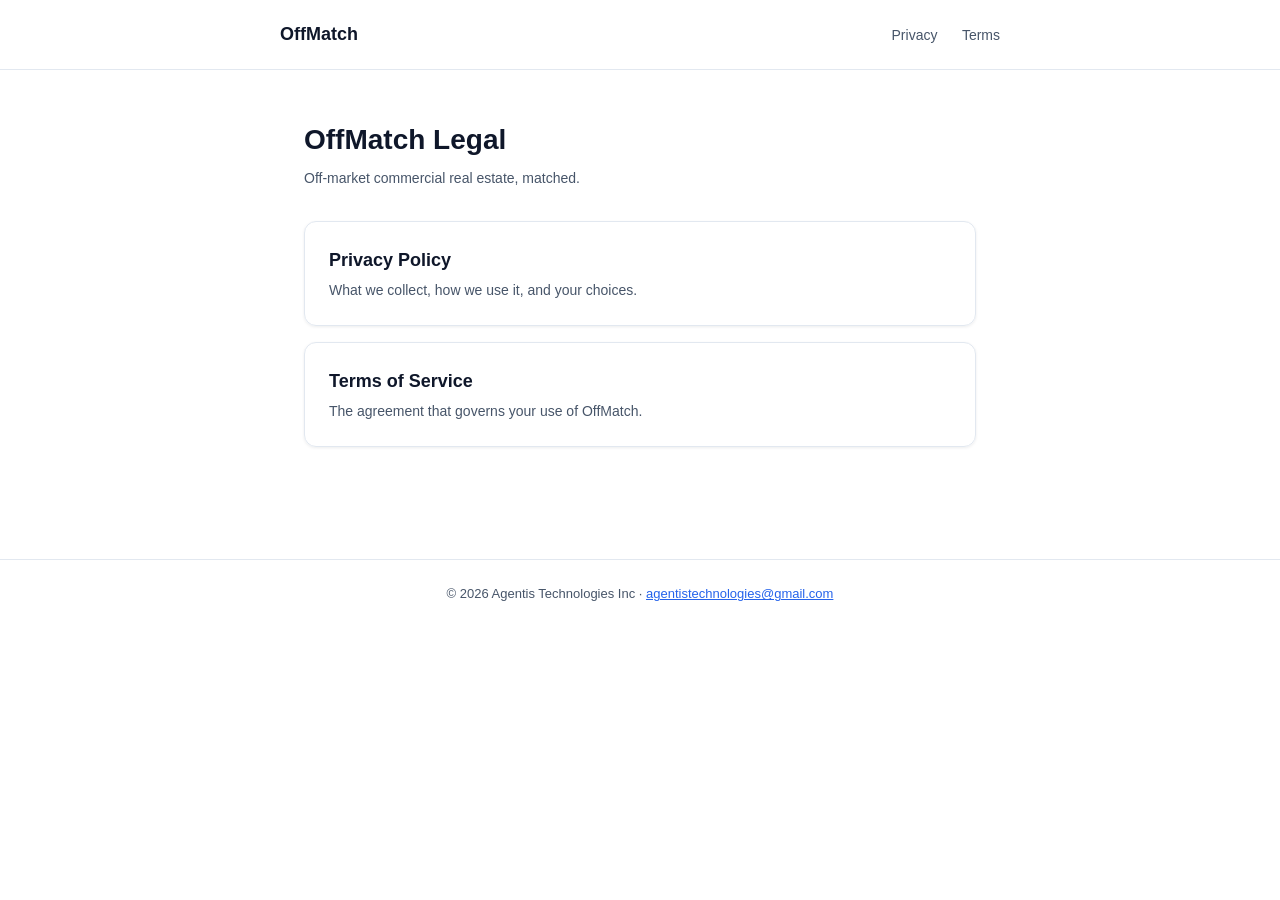
<file: index.html>
<!DOCTYPE html>
<html lang="en">
  <head>
    <meta charset="utf-8" />
    <meta name="viewport" content="width=device-width, initial-scale=1" />
    <title>OffMatch — Legal</title>
    <meta
      name="description"
      content="Privacy Policy and Terms of Service for OffMatch, the off-market commercial real estate matching app."
    />
    <link rel="stylesheet" href="style.css" />
  </head>
  <body>
    <header class="site">
      <div class="inner">
        <a class="brand" href="index.html">OffMatch</a>
        <nav>
          <a href="privacy.html">Privacy</a>
          <a href="terms.html">Terms</a>
        </nav>
      </div>
    </header>

    <main class="wrap">
      <h1>OffMatch Legal</h1>
      <p class="updated">Off-market commercial real estate, matched.</p>

      <a class="card" href="privacy.html">
        <div class="t">Privacy Policy</div>
        <div class="d">What we collect, how we use it, and your choices.</div>
      </a>

      <a class="card" href="terms.html">
        <div class="t">Terms of Service</div>
        <div class="d">The agreement that governs your use of OffMatch.</div>
      </a>
    </main>

    <footer class="site">
      &copy; 2026 Agentis Technologies Inc &middot;
      <a href="mailto:agentistechnologies@gmail.com">agentistechnologies@gmail.com</a>
    </footer>
  </body>
</html>
</file>
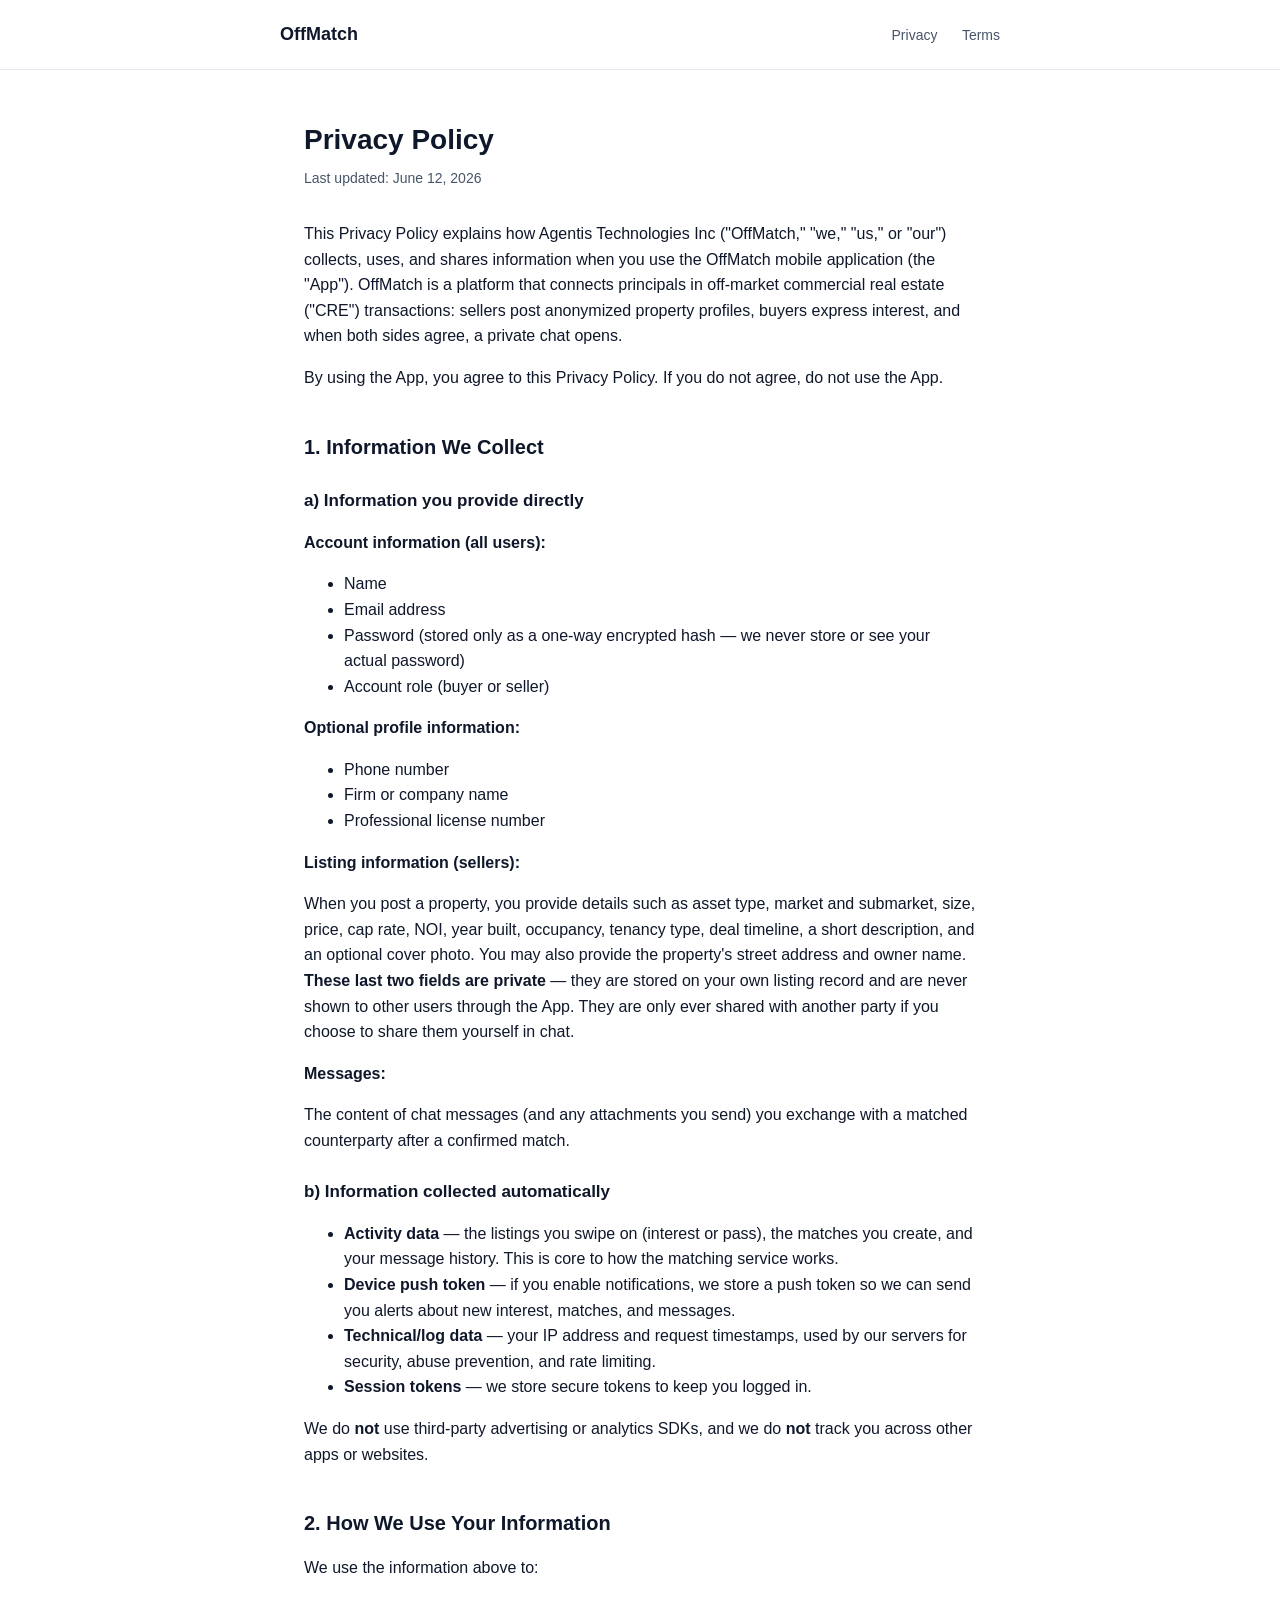
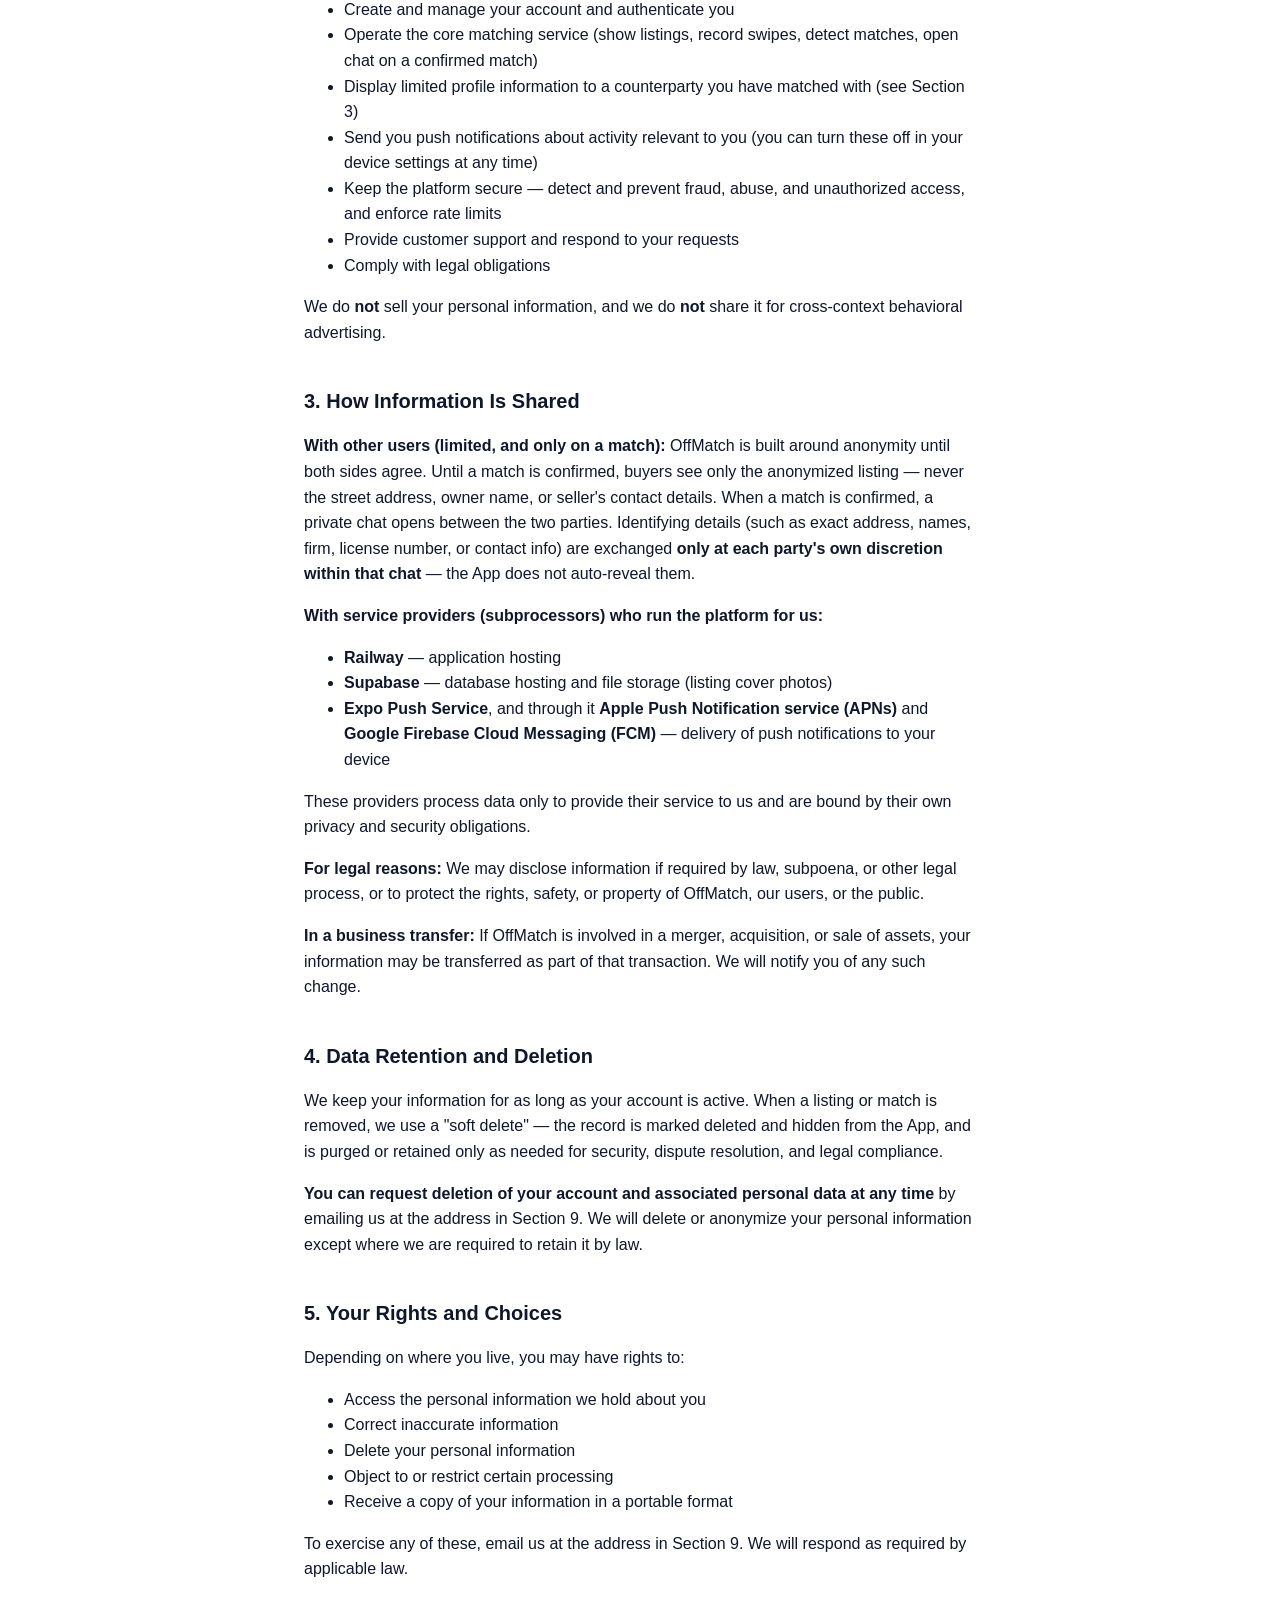
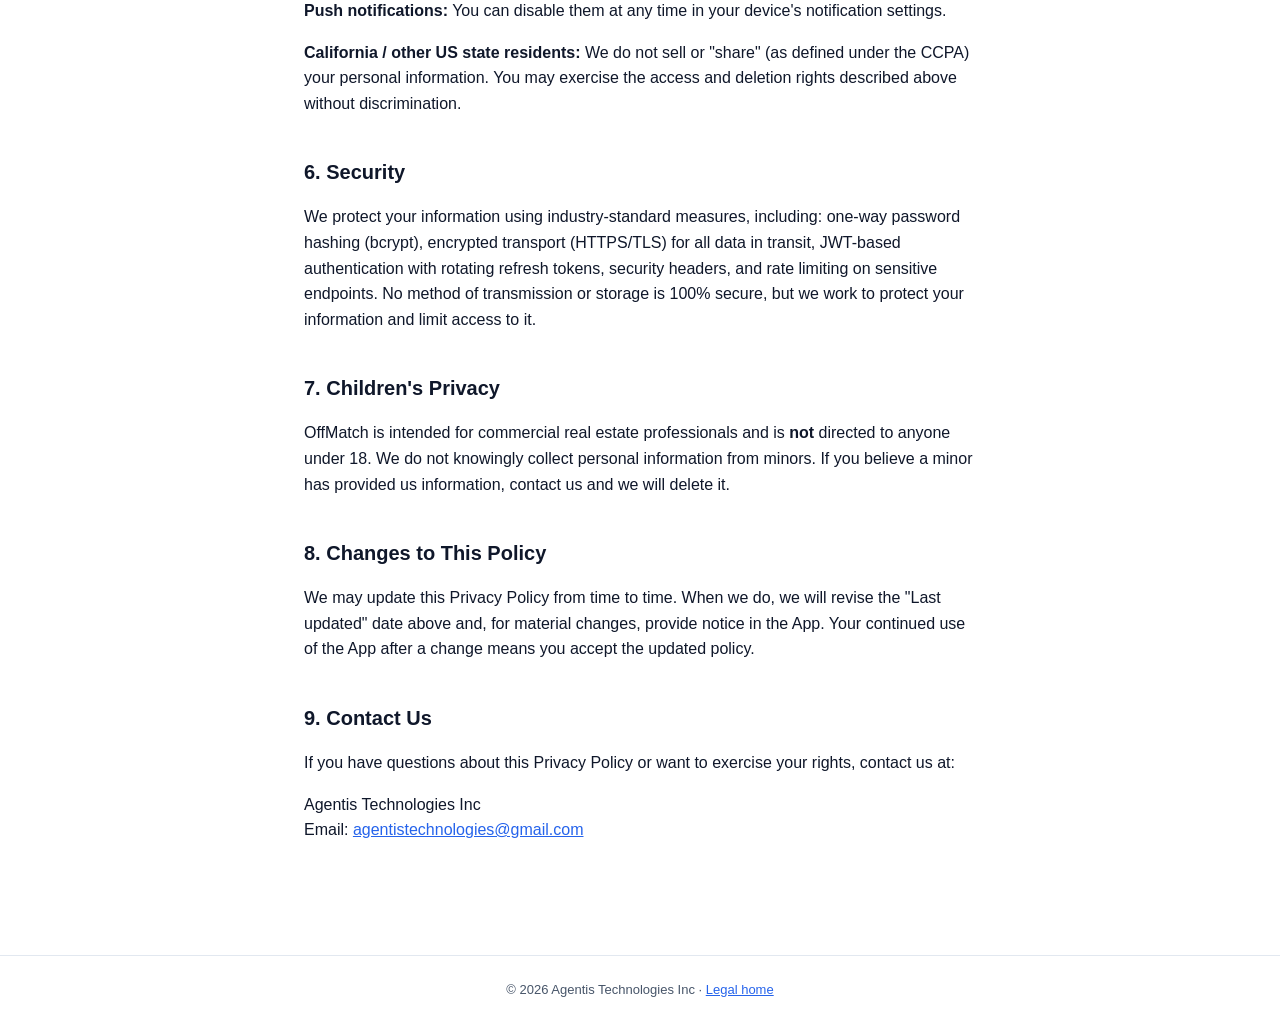
<file: privacy.html>
<!DOCTYPE html>
<html lang="en">
  <head>
    <meta charset="utf-8" />
    <meta name="viewport" content="width=device-width, initial-scale=1" />
    <title>Privacy Policy — OffMatch</title>
    <meta name="description" content="OffMatch Privacy Policy." />
    <link rel="stylesheet" href="style.css" />
  </head>
  <body>
    <header class="site">
      <div class="inner">
        <a class="brand" href="index.html">OffMatch</a>
        <nav>
          <a href="privacy.html">Privacy</a>
          <a href="terms.html">Terms</a>
        </nav>
      </div>
    </header>

    <main class="wrap">
      <h1>Privacy Policy</h1>
      <p class="updated">Last updated: June 12, 2026</p>

      <p>
        This Privacy Policy explains how Agentis Technologies Inc ("OffMatch,"
        "we," "us," or "our") collects, uses, and shares information when you use
        the OffMatch mobile application (the "App"). OffMatch is a platform that
        connects principals in off-market commercial real estate ("CRE")
        transactions: sellers post anonymized property profiles, buyers express
        interest, and when both sides agree, a private chat opens.
      </p>
      <p>
        By using the App, you agree to this Privacy Policy. If you do not agree,
        do not use the App.
      </p>

      <h2>1. Information We Collect</h2>

      <h3>a) Information you provide directly</h3>
      <p><strong>Account information (all users):</strong></p>
      <ul>
        <li>Name</li>
        <li>Email address</li>
        <li>
          Password (stored only as a one-way encrypted hash — we never store or
          see your actual password)
        </li>
        <li>Account role (buyer or seller)</li>
      </ul>
      <p><strong>Optional profile information:</strong></p>
      <ul>
        <li>Phone number</li>
        <li>Firm or company name</li>
        <li>Professional license number</li>
      </ul>
      <p><strong>Listing information (sellers):</strong></p>
      <p>
        When you post a property, you provide details such as asset type, market
        and submarket, size, price, cap rate, NOI, year built, occupancy,
        tenancy type, deal timeline, a short description, and an optional cover
        photo. You may also provide the property's street address and owner name.
        <strong>These last two fields are private</strong> — they are stored on
        your own listing record and are never shown to other users through the
        App. They are only ever shared with another party if you choose to share
        them yourself in chat.
      </p>
      <p><strong>Messages:</strong></p>
      <p>
        The content of chat messages (and any attachments you send) you exchange
        with a matched counterparty after a confirmed match.
      </p>

      <h3>b) Information collected automatically</h3>
      <ul>
        <li>
          <strong>Activity data</strong> — the listings you swipe on (interest or
          pass), the matches you create, and your message history. This is core
          to how the matching service works.
        </li>
        <li>
          <strong>Device push token</strong> — if you enable notifications, we
          store a push token so we can send you alerts about new interest,
          matches, and messages.
        </li>
        <li>
          <strong>Technical/log data</strong> — your IP address and request
          timestamps, used by our servers for security, abuse prevention, and
          rate limiting.
        </li>
        <li>
          <strong>Session tokens</strong> — we store secure tokens to keep you
          logged in.
        </li>
      </ul>
      <p>
        We do <strong>not</strong> use third-party advertising or analytics SDKs,
        and we do <strong>not</strong> track you across other apps or websites.
      </p>

      <h2>2. How We Use Your Information</h2>
      <p>We use the information above to:</p>
      <ul>
        <li>Create and manage your account and authenticate you</li>
        <li>
          Operate the core matching service (show listings, record swipes, detect
          matches, open chat on a confirmed match)
        </li>
        <li>
          Display limited profile information to a counterparty you have matched
          with (see Section 3)
        </li>
        <li>
          Send you push notifications about activity relevant to you (you can turn
          these off in your device settings at any time)
        </li>
        <li>
          Keep the platform secure — detect and prevent fraud, abuse, and
          unauthorized access, and enforce rate limits
        </li>
        <li>Provide customer support and respond to your requests</li>
        <li>Comply with legal obligations</li>
      </ul>
      <p>
        We do <strong>not</strong> sell your personal information, and we do
        <strong>not</strong> share it for cross-context behavioral advertising.
      </p>

      <h2>3. How Information Is Shared</h2>
      <p>
        <strong>With other users (limited, and only on a match):</strong>
        OffMatch is built around anonymity until both sides agree. Until a match
        is confirmed, buyers see only the anonymized listing — never the street
        address, owner name, or seller's contact details. When a match is
        confirmed, a private chat opens between the two parties. Identifying
        details (such as exact address, names, firm, license number, or contact
        info) are exchanged <strong>only at each party's own discretion within
        that chat</strong> — the App does not auto-reveal them.
      </p>
      <p>
        <strong>With service providers (subprocessors) who run the platform for
        us:</strong>
      </p>
      <ul>
        <li><strong>Railway</strong> — application hosting</li>
        <li>
          <strong>Supabase</strong> — database hosting and file storage (listing
          cover photos)
        </li>
        <li>
          <strong>Expo Push Service</strong>, and through it
          <strong>Apple Push Notification service (APNs)</strong> and
          <strong>Google Firebase Cloud Messaging (FCM)</strong> — delivery of
          push notifications to your device
        </li>
      </ul>
      <p>
        These providers process data only to provide their service to us and are
        bound by their own privacy and security obligations.
      </p>
      <p>
        <strong>For legal reasons:</strong> We may disclose information if required
        by law, subpoena, or other legal process, or to protect the rights,
        safety, or property of OffMatch, our users, or the public.
      </p>
      <p>
        <strong>In a business transfer:</strong> If OffMatch is involved in a
        merger, acquisition, or sale of assets, your information may be transferred
        as part of that transaction. We will notify you of any such change.
      </p>

      <h2>4. Data Retention and Deletion</h2>
      <p>
        We keep your information for as long as your account is active. When a
        listing or match is removed, we use a "soft delete" — the record is marked
        deleted and hidden from the App, and is purged or retained only as needed
        for security, dispute resolution, and legal compliance.
      </p>
      <p>
        <strong>You can request deletion of your account and associated personal
        data at any time</strong> by emailing us at the address in Section 9. We
        will delete or anonymize your personal information except where we are
        required to retain it by law.
      </p>

      <h2>5. Your Rights and Choices</h2>
      <p>Depending on where you live, you may have rights to:</p>
      <ul>
        <li>Access the personal information we hold about you</li>
        <li>Correct inaccurate information</li>
        <li>Delete your personal information</li>
        <li>Object to or restrict certain processing</li>
        <li>Receive a copy of your information in a portable format</li>
      </ul>
      <p>
        To exercise any of these, email us at the address in Section 9. We will
        respond as required by applicable law.
      </p>
      <p>
        <strong>Push notifications:</strong> You can disable them at any time in
        your device's notification settings.
      </p>
      <p>
        <strong>California / other US state residents:</strong> We do not sell or
        "share" (as defined under the CCPA) your personal information. You may
        exercise the access and deletion rights described above without
        discrimination.
      </p>

      <h2>6. Security</h2>
      <p>
        We protect your information using industry-standard measures, including:
        one-way password hashing (bcrypt), encrypted transport (HTTPS/TLS) for all
        data in transit, JWT-based authentication with rotating refresh tokens,
        security headers, and rate limiting on sensitive endpoints. No method of
        transmission or storage is 100% secure, but we work to protect your
        information and limit access to it.
      </p>

      <h2>7. Children's Privacy</h2>
      <p>
        OffMatch is intended for commercial real estate professionals and is
        <strong>not</strong> directed to anyone under 18. We do not knowingly
        collect personal information from minors. If you believe a minor has
        provided us information, contact us and we will delete it.
      </p>

      <h2>8. Changes to This Policy</h2>
      <p>
        We may update this Privacy Policy from time to time. When we do, we will
        revise the "Last updated" date above and, for material changes, provide
        notice in the App. Your continued use of the App after a change means you
        accept the updated policy.
      </p>

      <h2>9. Contact Us</h2>
      <p>
        If you have questions about this Privacy Policy or want to exercise your
        rights, contact us at:
      </p>
      <p>
        Agentis Technologies Inc<br />
        Email:
        <a href="mailto:agentistechnologies@gmail.com"
          >agentistechnologies@gmail.com</a
        >
      </p>
    </main>

    <footer class="site">
      &copy; 2026 Agentis Technologies Inc &middot;
      <a href="index.html">Legal home</a>
    </footer>
  </body>
</html>
</file>
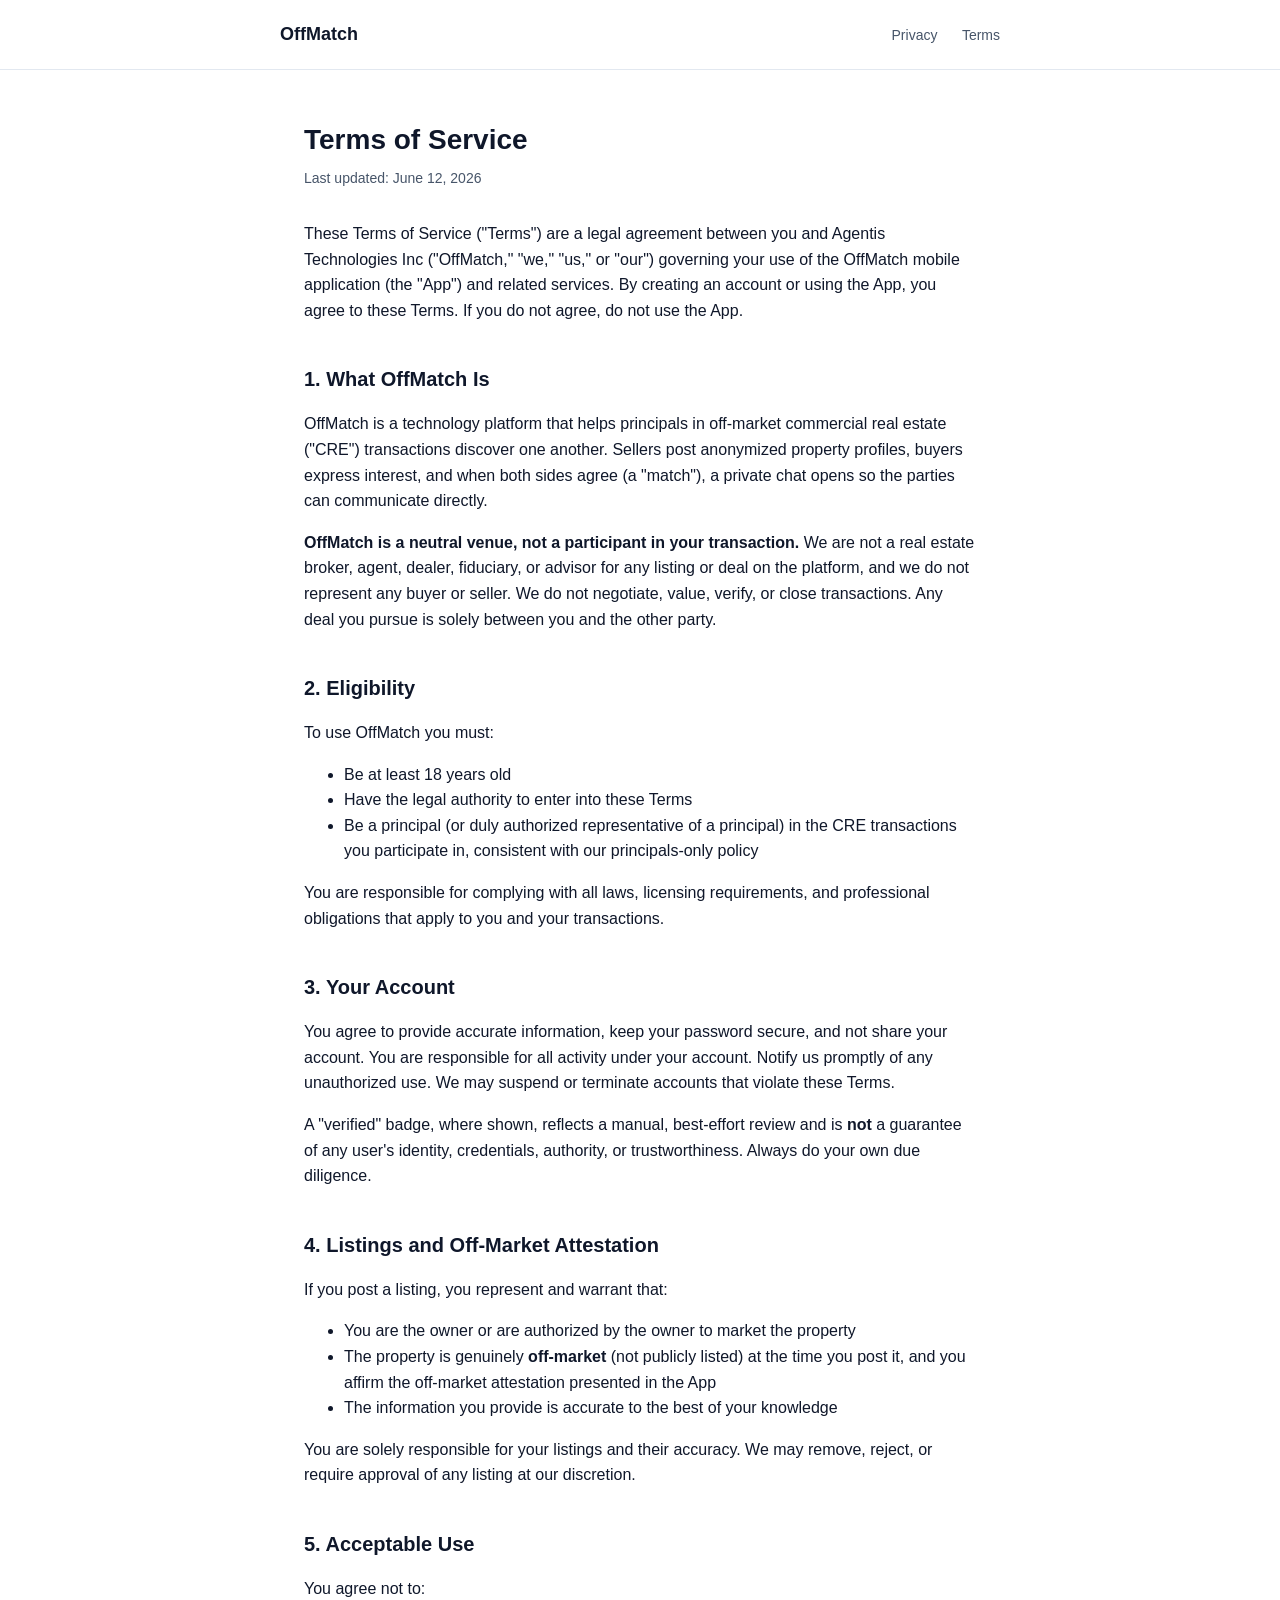
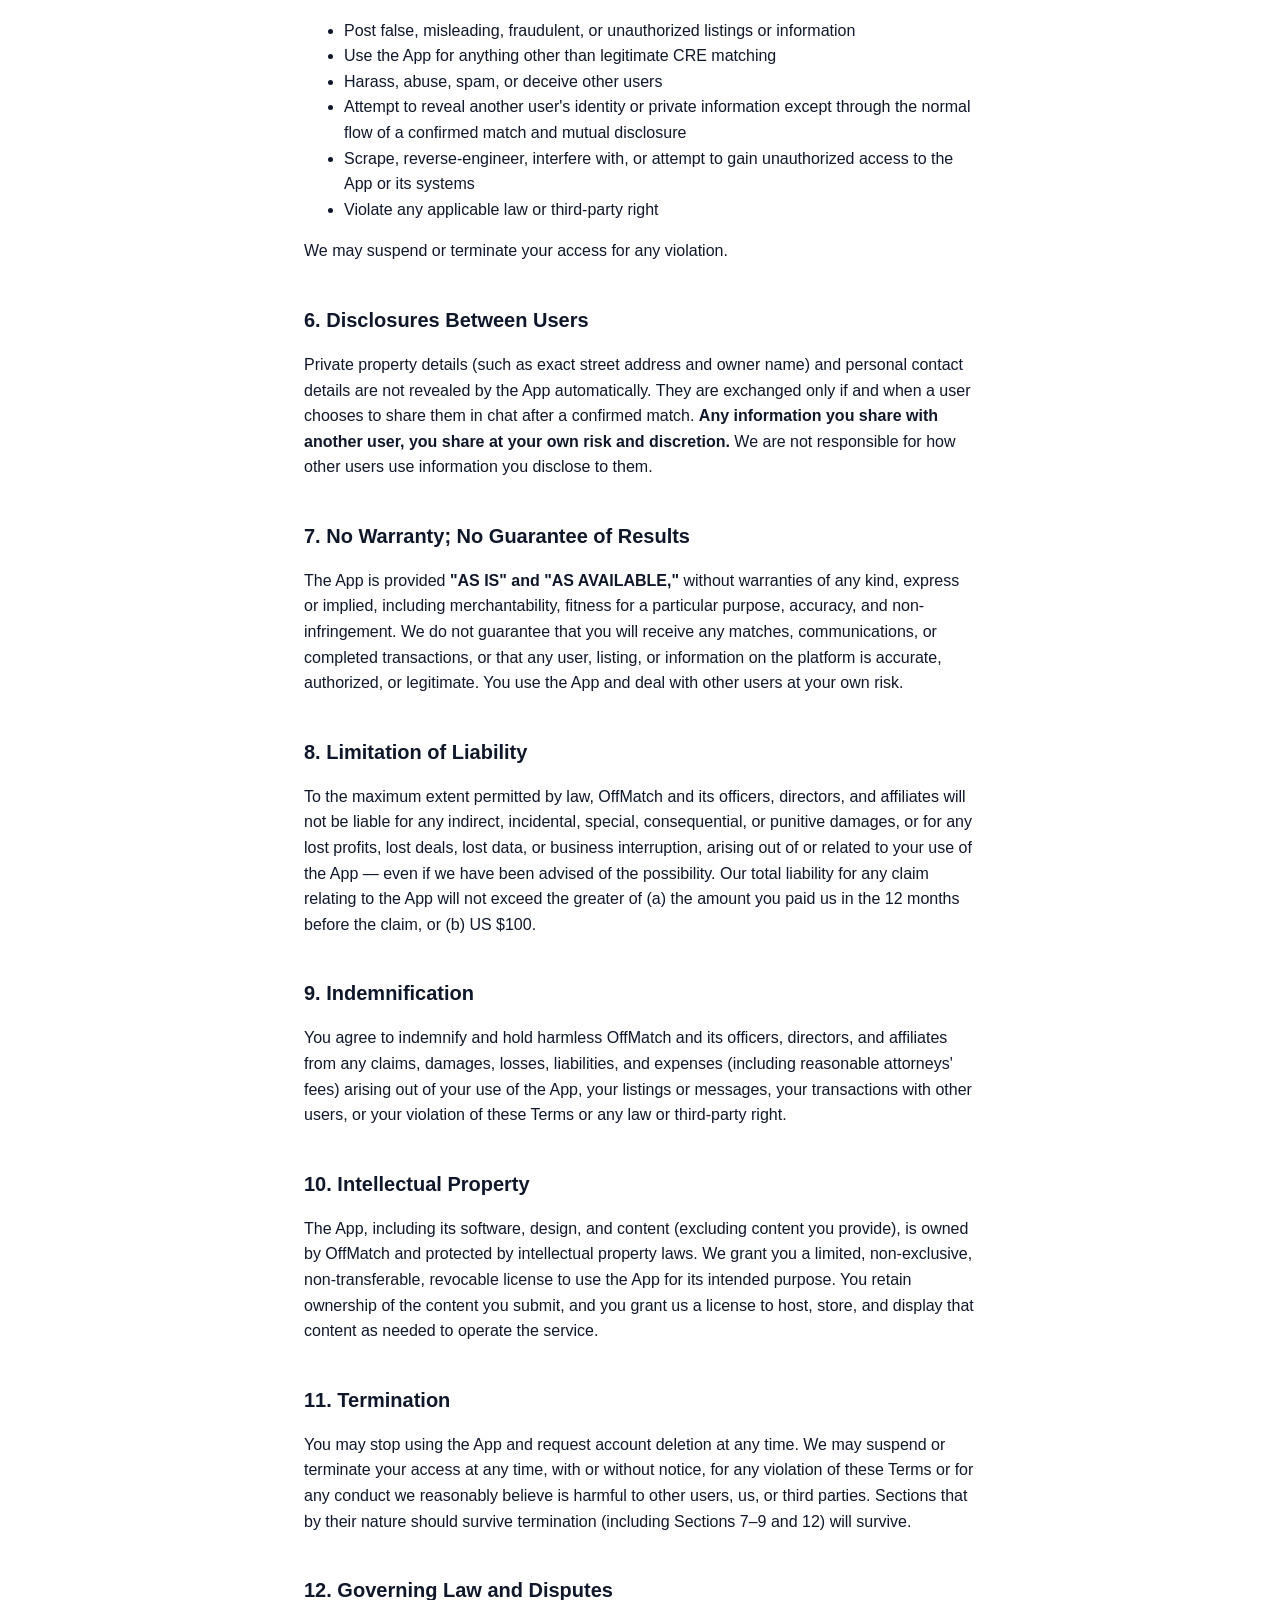
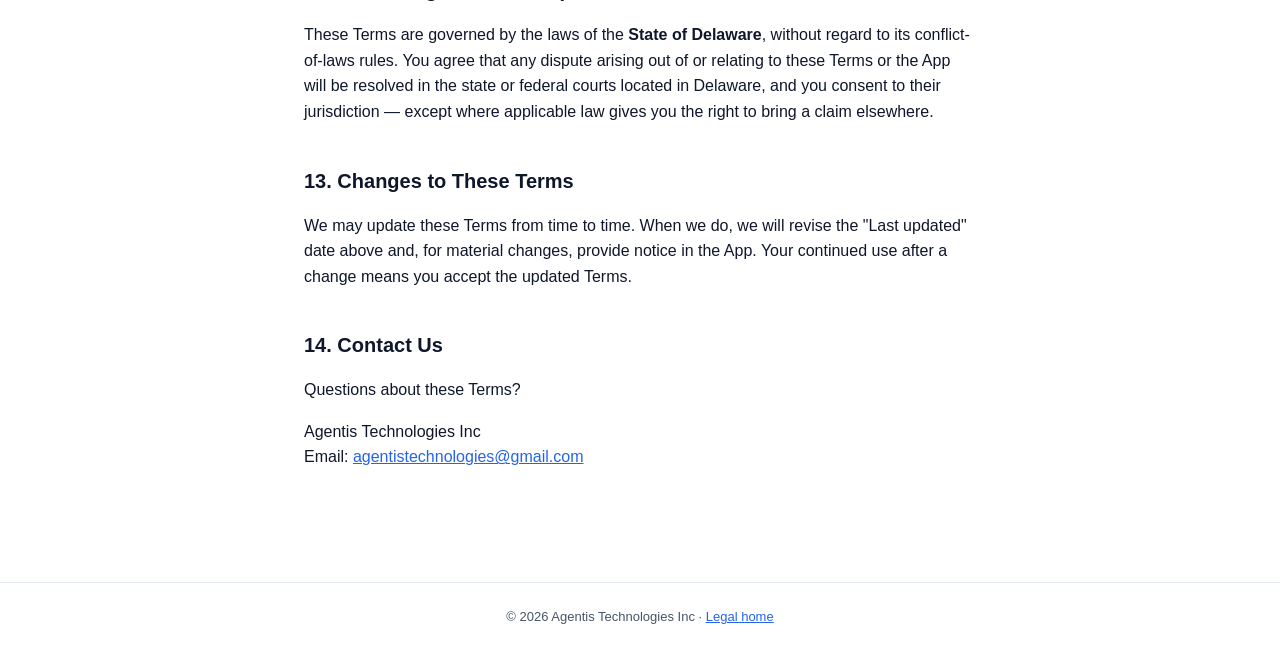
<file: terms.html>
<!DOCTYPE html>
<html lang="en">
  <head>
    <meta charset="utf-8" />
    <meta name="viewport" content="width=device-width, initial-scale=1" />
    <title>Terms of Service — OffMatch</title>
    <meta name="description" content="OffMatch Terms of Service." />
    <link rel="stylesheet" href="style.css" />
  </head>
  <body>
    <header class="site">
      <div class="inner">
        <a class="brand" href="index.html">OffMatch</a>
        <nav>
          <a href="privacy.html">Privacy</a>
          <a href="terms.html">Terms</a>
        </nav>
      </div>
    </header>

    <main class="wrap">
      <h1>Terms of Service</h1>
      <p class="updated">Last updated: June 12, 2026</p>

      <p>
        These Terms of Service ("Terms") are a legal agreement between you and
        Agentis Technologies Inc ("OffMatch," "we," "us," or "our") governing your
        use of the OffMatch mobile application (the "App") and related services. By
        creating an account or using the App, you agree to these Terms. If you do
        not agree, do not use the App.
      </p>

      <h2>1. What OffMatch Is</h2>
      <p>
        OffMatch is a technology platform that helps principals in off-market
        commercial real estate ("CRE") transactions discover one another. Sellers
        post anonymized property profiles, buyers express interest, and when both
        sides agree (a "match"), a private chat opens so the parties can
        communicate directly.
      </p>
      <p>
        <strong>OffMatch is a neutral venue, not a participant in your
        transaction.</strong> We are not a real estate broker, agent, dealer,
        fiduciary, or advisor for any listing or deal on the platform, and we do
        not represent any buyer or seller. We do not negotiate, value, verify, or
        close transactions. Any deal you pursue is solely between you and the other
        party.
      </p>

      <h2>2. Eligibility</h2>
      <p>To use OffMatch you must:</p>
      <ul>
        <li>Be at least 18 years old</li>
        <li>Have the legal authority to enter into these Terms</li>
        <li>
          Be a principal (or duly authorized representative of a principal) in the
          CRE transactions you participate in, consistent with our principals-only
          policy
        </li>
      </ul>
      <p>
        You are responsible for complying with all laws, licensing requirements,
        and professional obligations that apply to you and your transactions.
      </p>

      <h2>3. Your Account</h2>
      <p>
        You agree to provide accurate information, keep your password secure, and
        not share your account. You are responsible for all activity under your
        account. Notify us promptly of any unauthorized use. We may suspend or
        terminate accounts that violate these Terms.
      </p>
      <p>
        A "verified" badge, where shown, reflects a manual, best-effort review and
        is <strong>not</strong> a guarantee of any user's identity, credentials,
        authority, or trustworthiness. Always do your own due diligence.
      </p>

      <h2>4. Listings and Off-Market Attestation</h2>
      <p>If you post a listing, you represent and warrant that:</p>
      <ul>
        <li>You are the owner or are authorized by the owner to market the property</li>
        <li>
          The property is genuinely <strong>off-market</strong> (not publicly
          listed) at the time you post it, and you affirm the off-market
          attestation presented in the App
        </li>
        <li>The information you provide is accurate to the best of your knowledge</li>
      </ul>
      <p>
        You are solely responsible for your listings and their accuracy. We may
        remove, reject, or require approval of any listing at our discretion.
      </p>

      <h2>5. Acceptable Use</h2>
      <p>You agree not to:</p>
      <ul>
        <li>Post false, misleading, fraudulent, or unauthorized listings or information</li>
        <li>Use the App for anything other than legitimate CRE matching</li>
        <li>Harass, abuse, spam, or deceive other users</li>
        <li>
          Attempt to reveal another user's identity or private information except
          through the normal flow of a confirmed match and mutual disclosure
        </li>
        <li>
          Scrape, reverse-engineer, interfere with, or attempt to gain
          unauthorized access to the App or its systems
        </li>
        <li>Violate any applicable law or third-party right</li>
      </ul>
      <p>We may suspend or terminate your access for any violation.</p>

      <h2>6. Disclosures Between Users</h2>
      <p>
        Private property details (such as exact street address and owner name) and
        personal contact details are not revealed by the App automatically. They
        are exchanged only if and when a user chooses to share them in chat after a
        confirmed match. <strong>Any information you share with another user, you
        share at your own risk and discretion.</strong> We are not responsible for
        how other users use information you disclose to them.
      </p>

      <h2>7. No Warranty; No Guarantee of Results</h2>
      <p>
        The App is provided <strong>"AS IS" and "AS AVAILABLE,"</strong> without
        warranties of any kind, express or implied, including merchantability,
        fitness for a particular purpose, accuracy, and non-infringement. We do not
        guarantee that you will receive any matches, communications, or completed
        transactions, or that any user, listing, or information on the platform is
        accurate, authorized, or legitimate. You use the App and deal with other
        users at your own risk.
      </p>

      <h2>8. Limitation of Liability</h2>
      <p>
        To the maximum extent permitted by law, OffMatch and its officers,
        directors, and affiliates will not be liable for any indirect, incidental,
        special, consequential, or punitive damages, or for any lost profits, lost
        deals, lost data, or business interruption, arising out of or related to
        your use of the App — even if we have been advised of the possibility. Our
        total liability for any claim relating to the App will not exceed the
        greater of (a) the amount you paid us in the 12 months before the claim, or
        (b) US $100.
      </p>

      <h2>9. Indemnification</h2>
      <p>
        You agree to indemnify and hold harmless OffMatch and its officers,
        directors, and affiliates from any claims, damages, losses, liabilities,
        and expenses (including reasonable attorneys' fees) arising out of your use
        of the App, your listings or messages, your transactions with other users,
        or your violation of these Terms or any law or third-party right.
      </p>

      <h2>10. Intellectual Property</h2>
      <p>
        The App, including its software, design, and content (excluding content you
        provide), is owned by OffMatch and protected by intellectual property laws.
        We grant you a limited, non-exclusive, non-transferable, revocable license
        to use the App for its intended purpose. You retain ownership of the content
        you submit, and you grant us a license to host, store, and display that
        content as needed to operate the service.
      </p>

      <h2>11. Termination</h2>
      <p>
        You may stop using the App and request account deletion at any time. We may
        suspend or terminate your access at any time, with or without notice, for
        any violation of these Terms or for any conduct we reasonably believe is
        harmful to other users, us, or third parties. Sections that by their nature
        should survive termination (including Sections 7–9 and 12) will survive.
      </p>

      <h2>12. Governing Law and Disputes</h2>
      <p>
        These Terms are governed by the laws of the <strong>State of
        Delaware</strong>, without regard to its conflict-of-laws rules. You agree
        that any dispute arising out of or relating to these Terms or the App will
        be resolved in the state or federal courts located in Delaware, and you
        consent to their jurisdiction — except where applicable law gives you the
        right to bring a claim elsewhere.
      </p>

      <h2>13. Changes to These Terms</h2>
      <p>
        We may update these Terms from time to time. When we do, we will revise the
        "Last updated" date above and, for material changes, provide notice in the
        App. Your continued use after a change means you accept the updated Terms.
      </p>

      <h2>14. Contact Us</h2>
      <p>Questions about these Terms?</p>
      <p>
        Agentis Technologies Inc<br />
        Email:
        <a href="mailto:agentistechnologies@gmail.com"
          >agentistechnologies@gmail.com</a
        >
      </p>
    </main>

    <footer class="site">
      &copy; 2026 Agentis Technologies Inc &middot;
      <a href="index.html">Legal home</a>
    </footer>
  </body>
</html>
</file>
<file: style.css>
:root {
  --ink: #0F172A;
  --accent: #2563EB;
  --muted: #475569;
  --border: #E2E8F0;
  --bg: #FFFFFF;
}

* {
  box-sizing: border-box;
}

html {
  -webkit-text-size-adjust: 100%;
}

body {
  margin: 0;
  background: var(--bg);
  color: var(--ink);
  font-family: -apple-system, BlinkMacSystemFont, "Segoe UI", Inter, Roboto,
    Helvetica, Arial, sans-serif;
  font-size: 16px;
  line-height: 1.6;
}

.wrap {
  max-width: 720px;
  margin: 0 auto;
  padding: 48px 24px 96px;
}

header.site {
  border-bottom: 1px solid var(--border);
  padding: 20px 24px;
}

header.site .inner {
  max-width: 720px;
  margin: 0 auto;
  display: flex;
  align-items: center;
  justify-content: space-between;
  gap: 16px;
}

.brand {
  font-weight: 700;
  font-size: 18px;
  color: var(--ink);
  text-decoration: none;
}

nav a {
  color: var(--muted);
  text-decoration: none;
  font-size: 14px;
  margin-left: 20px;
}

nav a:hover {
  color: var(--accent);
}

h1 {
  font-size: 28px;
  font-weight: 700;
  margin: 0 0 4px;
}

h2 {
  font-size: 20px;
  font-weight: 600;
  margin: 40px 0 12px;
}

h3 {
  font-size: 17px;
  font-weight: 600;
  margin: 24px 0 8px;
}

.updated {
  color: var(--muted);
  font-size: 14px;
  margin: 0 0 32px;
}

a {
  color: var(--accent);
}

table {
  width: 100%;
  border-collapse: collapse;
  font-size: 14px;
  margin: 16px 0;
}

th,
td {
  border: 1px solid var(--border);
  padding: 8px 10px;
  text-align: left;
  vertical-align: top;
}

th {
  background: #F8FAFC;
  font-weight: 600;
}

.card {
  display: block;
  border: 1px solid var(--border);
  border-radius: 12px;
  padding: 24px;
  margin: 16px 0;
  text-decoration: none;
  color: var(--ink);
  box-shadow: 0 1px 3px rgba(15, 23, 42, 0.08);
}

.card:hover {
  border-color: var(--accent);
}

.card .t {
  font-weight: 600;
  font-size: 18px;
}

.card .d {
  color: var(--muted);
  font-size: 14px;
  margin-top: 4px;
}

footer.site {
  border-top: 1px solid var(--border);
  color: var(--muted);
  font-size: 13px;
  padding: 24px;
  text-align: center;
}
</file>
